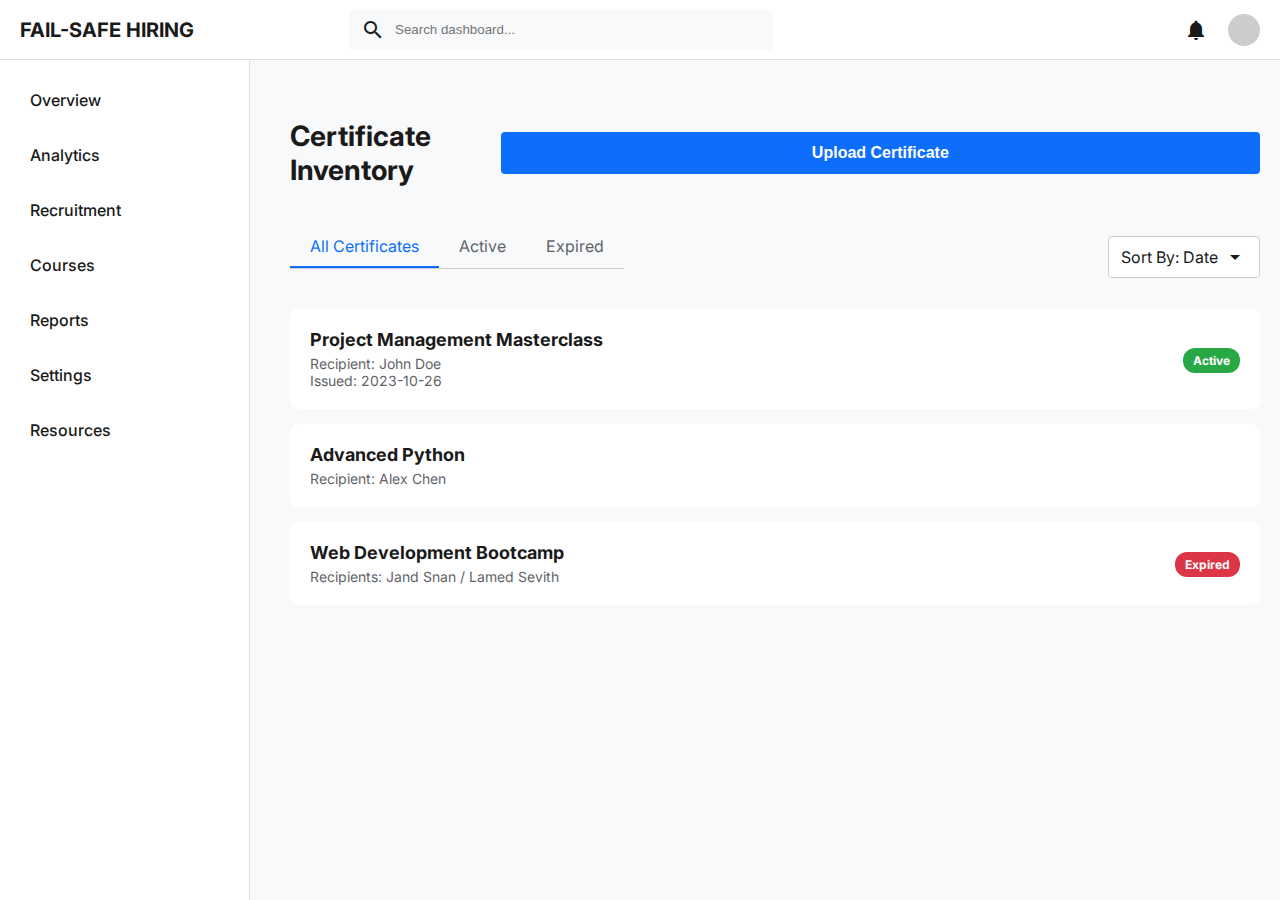
<file: prototype/certificates.html>
<!DOCTYPE html>
<html lang="en">
<head>
    <meta charset="UTF-8">
    <meta name="viewport" content="width=device-width, initial-scale=1.0">
    <title>Certificates - Fail-Safe Hiring</title>
    <link rel="stylesheet" href="style.css">
    <link rel="preconnect" href="https://fonts.googleapis.com">
    <link rel="preconnect" href="https://fonts.gstatic.com" crossorigin>
    <link href="https://fonts.googleapis.com/css2?family=Inter:wght@400;500;700&family=Roboto:wght@400;500;700&display=swap" rel="stylesheet">
    <link href="https://fonts.googleapis.com/icon?family=Material+Icons" rel="stylesheet">
</head>
<body>
    <div class="main-layout">
        <header class="header">
            <div class="logo">FAIL-SAFE HIRING</div>
            <div class="search-bar">
                <i class="material-icons">search</i>
                <input type="text" placeholder="Search dashboard...">
            </div>
            <div class="header-icons">
                <i class="material-icons icon">dark_mode</i>
                <i class="material-icons icon">notifications</i>
                <div class="avatar"></div>
            </div>
        </header>

        <nav class="sidebar">
            <ul class="sidebar-menu">
                <li><a href="dashboard.html">Overview</a></li>
                <li><a href="#">Analytics</a></li>
                <li><a href="#">Recruitment</a></li>
                <li><a href="courses.html">Courses</a></li>
                <li><a href="#">Reports</a></li>
                <li><a href="#">Settings</a></li>
                <li><a href="#">Resources</a></li>
            </ul>
        </nav>

        <main class="content">
            <div class="page-header">
                <h1>Certificate Inventory</h1>
                <button class="btn btn-primary">Upload Certificate</button>
            </div>

            <div class="certificate-filters">
                <div class="tabs">
                    <a href="#" class="active">All Certificates</a>
                    <a href="#">Active</a>
                    <a href="#">Expired</a>
                </div>
                <div class="sort-by" style="margin-bottom: 0;">
                    <div class="dropdown">
                        <div class="dropdown-toggle">
                            Sort By: Date
                            <i class="material-icons">arrow_drop_down</i>
                        </div>
                    </div>
                </div>
            </div>

            <div class="certificate-list">
                <div class="certificate-card">
                    <div class="info">
                        <h3>Project Management Masterclass</h3>
                        <p>Recipient: John Doe</p>
                        <p>Issued: 2023-10-26</p>
                    </div>
                    <div class="status">
                        <span class="status-badge active">Active</span>
                    </div>
                </div>
                <div class="certificate-card">
                    <div class="info">
                        <h3>Advanced Python</h3>
                        <p>Recipient: Alex Chen</p>
                    </div>
                </div>
                <div class="certificate-card">
                    <div class="info">
                        <h3>Web Development Bootcamp</h3>
                        <p>Recipients: Jand Snan / Lamed Sevith</p>
                    </div>
                    <div class="status">
                        <span class="status-badge expired">Expired</span>
                    </div>
                </div>
            </div>
        </main>
    </div>
</body>
</html>
</file>
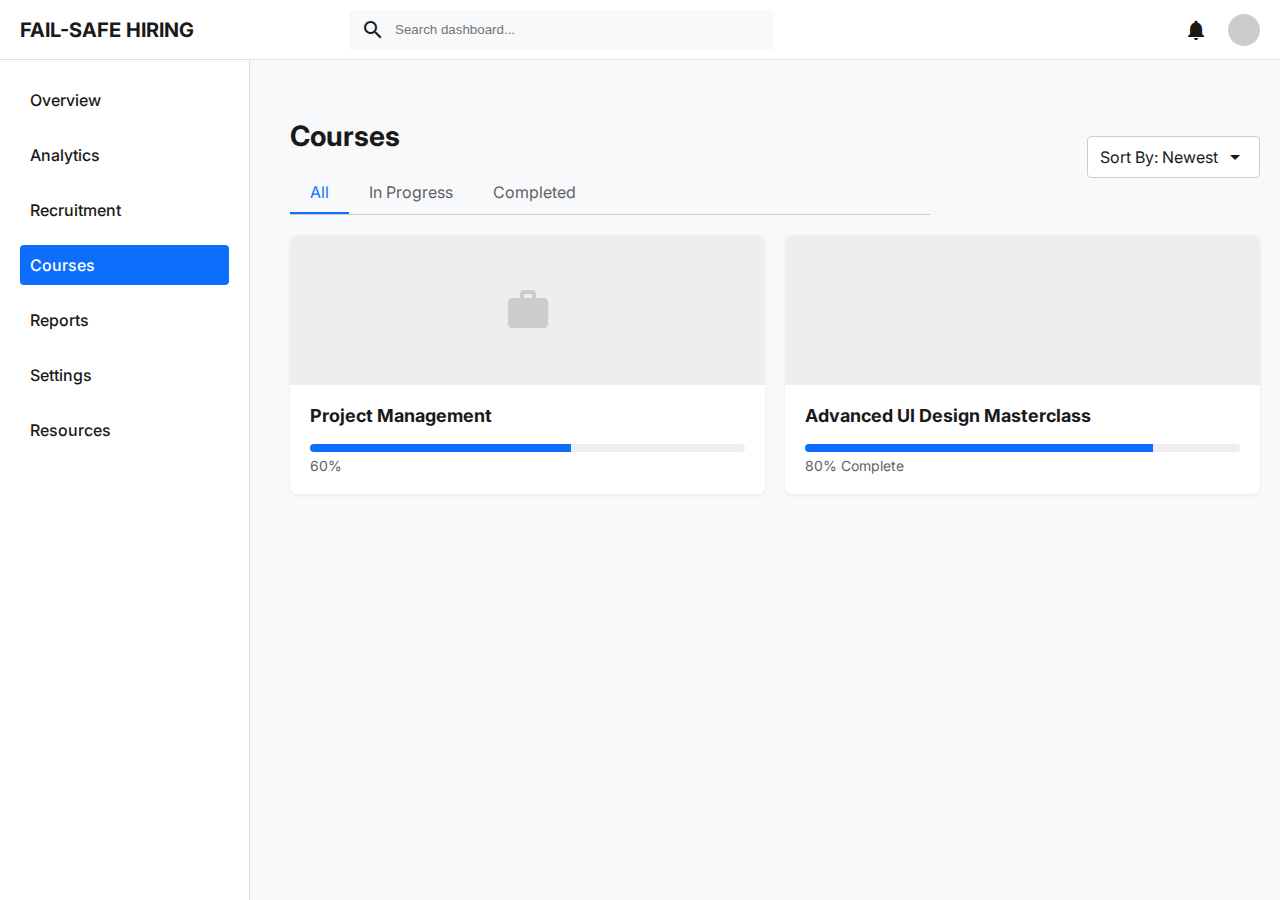
<file: prototype/courses.html>
<!DOCTYPE html>
<html lang="en">
<head>
    <meta charset="UTF-8">
    <meta name="viewport" content="width=device-width, initial-scale=1.0">
    <title>Courses - Fail-Safe Hiring</title>
    <link rel="stylesheet" href="style.css">
    <link rel="preconnect" href="https://fonts.googleapis.com">
    <link rel="preconnect" href="https://fonts.gstatic.com" crossorigin>
    <link href="https://fonts.googleapis.com/css2?family=Inter:wght@400;500;700&family=Roboto:wght@400;500;700&display=swap" rel="stylesheet">
    <link href="https://fonts.googleapis.com/icon?family=Material+Icons" rel="stylesheet">
</head>
<body>
    <div class="main-layout">
        <header class="header">
            <div class="logo">FAIL-SAFE HIRING</div>
            <div class="search-bar">
                <i class="material-icons">search</i>
                <input type="text" placeholder="Search dashboard...">
            </div>
            <div class="header-icons">
                <i class="material-icons icon">dark_mode</i>
                <i class="material-icons icon">notifications</i>
                <div class="avatar"></div>
            </div>
        </header>

        <nav class="sidebar">
            <ul class="sidebar-menu">
                <li><a href="dashboard.html">Overview</a></li>
                <li><a href="#">Analytics</a></li>
                <li><a href="#">Recruitment</a></li>
                <li><a href="courses.html" class="active">Courses</a></li>
                <li><a href="#">Reports</a></li>
                <li><a href="#">Settings</a></li>
                <li><a href="#">Resources</a></li>
            </ul>
        </nav>

        <main class="content">
            <div class="row" style="align-items: center;">
                <div class="col-8">
                    <h1>Courses</h1>
                    <div class="tabs">
                        <a href="#" class="active">All</a>
                        <a href="#">In Progress</a>
                        <a href="#">Completed</a>
                    </div>
                </div>
                <div class="col-4">
                    <div class="sort-by">
                        <div class="dropdown">
                            <div class="dropdown-toggle">
                                Sort By: Newest
                                <i class="material-icons">arrow_drop_down</i>
                            </div>
                        </div>
                    </div>
                </div>
            </div>

            <div class="course-cards">
                <div class="course-card">
                    <div class="course-card-image">
                        <i class="material-icons" style="font-size: 48px; color: #ccc;">work</i>
                    </div>
                    <div class="course-card-content">
                        <h3>Project Management</h3>
                        <div class="progress-bar">
                            <div class="progress-bar-fill" style="width: 60%;"></div>
                        </div>
                        <div class="progress-text">60%</div>
                    </div>
                </div>
                <div class="course-card">
                    <div class="course-card-image">
                        <i class="material-icons" style="font-size: 48px; color: #ccc;">design_services</i>
                    </div>
                    <div class="course-card-content">
                        <h3>Advanced UI Design Masterclass</h3>
                        <div class="progress-bar">
                            <div class="progress-bar-fill" style="width: 80%;"></div>
                        </div>
                        <div class="progress-text">80% Complete</div>
                    </div>
                </div>
                <!-- More courses would follow -->
            </div>
        </main>
    </div>
</body>
</html>
</file>
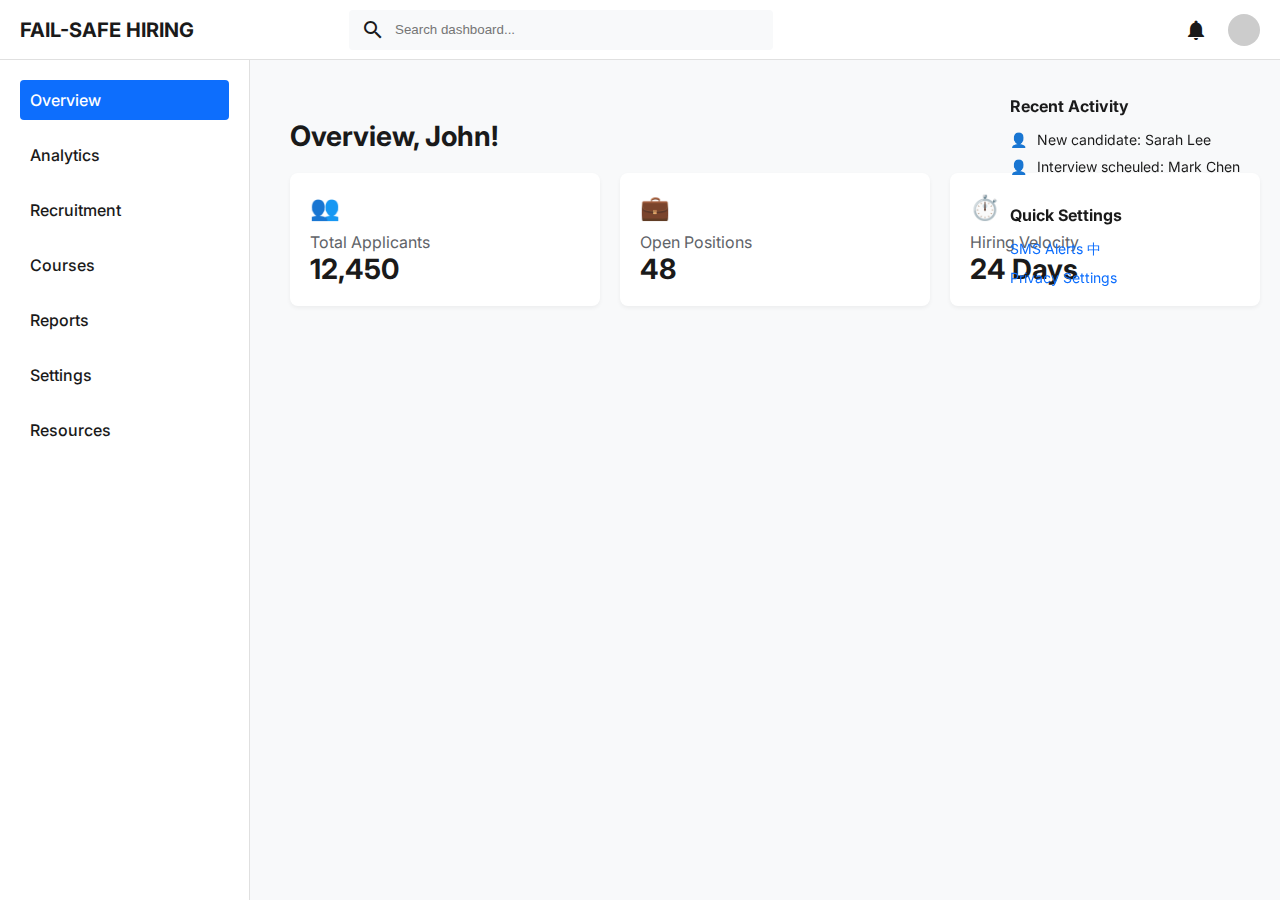
<file: prototype/dashboard.html>
<!DOCTYPE html>
<html lang="en">
<head>
    <meta charset="UTF-8">
    <meta name="viewport" content="width=device-width, initial-scale=1.0">
    <title>Dashboard - Fail-Safe Hiring</title>
    <link rel="stylesheet" href="style.css">
    <link rel="preconnect" href="https://fonts.googleapis.com">
    <link rel="preconnect" href="https://fonts.gstatic.com" crossorigin>
    <link href="https://fonts.googleapis.com/css2?family=Inter:wght@400;500;700&family=Roboto:wght@400;500;700&display=swap" rel="stylesheet">
    <link href="https://fonts.googleapis.com/icon?family=Material+Icons" rel="stylesheet">
</head>
<body>
    <div class="main-layout">
        <header class="header">
            <div class="logo">FAIL-SAFE HIRING</div>
            <div class="search-bar">
                <i class="material-icons">search</i>
                <input type="text" placeholder="Search dashboard...">
            </div>
            <div class="header-icons">
                <i class="material-icons icon">dark_mode</i>
                <i class="material-icons icon">notifications</i>
                <div class="avatar"></div>
            </div>
        </header>

        <nav class="sidebar">
            <ul class="sidebar-menu">
                <li><a href="#" class="active">Overview</a></li>
                <li><a href="#">Analytics</a></li>
                <li><a href="#">Recruitment</a></li>
                <li><a href="courses.html">Courses</a></li>
                <li><a href="#">Reports</a></li>
                <li><a href="#">Settings</a></li>
                <li><a href="#">Resources</a></li>
            </ul>
        </nav>

        <main class="content">
            <h1>Overview, John!</h1>

            <div class="analytics-cards">
                <div class="card">
                    <div class="icon">👥</div>
                    <div class="label">Total Applicants</div>
                    <div class="value">12,450</div>
                </div>
                <div class="card">
                    <div class="icon">💼</div>
                    <div class="label">Open Positions</div>
                    <div class="value">48</div>
                </div>
                <div class="card">
                    <div class="icon">⏱️</div>
                    <div class="label">Hiring Velocity</div>
                    <div class="value">24 Days</div>
                </div>
            </div>

            <div class="right-panel">
                <div class="activity-feed">
                    <h3>Recent Activity</h3>
                    <ul>
                        <li><span class="icon">👤</span> New candidate: Sarah Lee</li>
                        <li><span class="icon">👤</span> Interview scheuled: Mark Chen</li>
                    </ul>
                </div>
                <div class="quick-settings">
                    <h3>Quick Settings</h3>
                    <a href="#">SMS Alerts 中</a>
                    <a href="#">Privacy Settings</a>
                </div>
            </div>
        </main>
    </div>
</body>
</html>
</file>
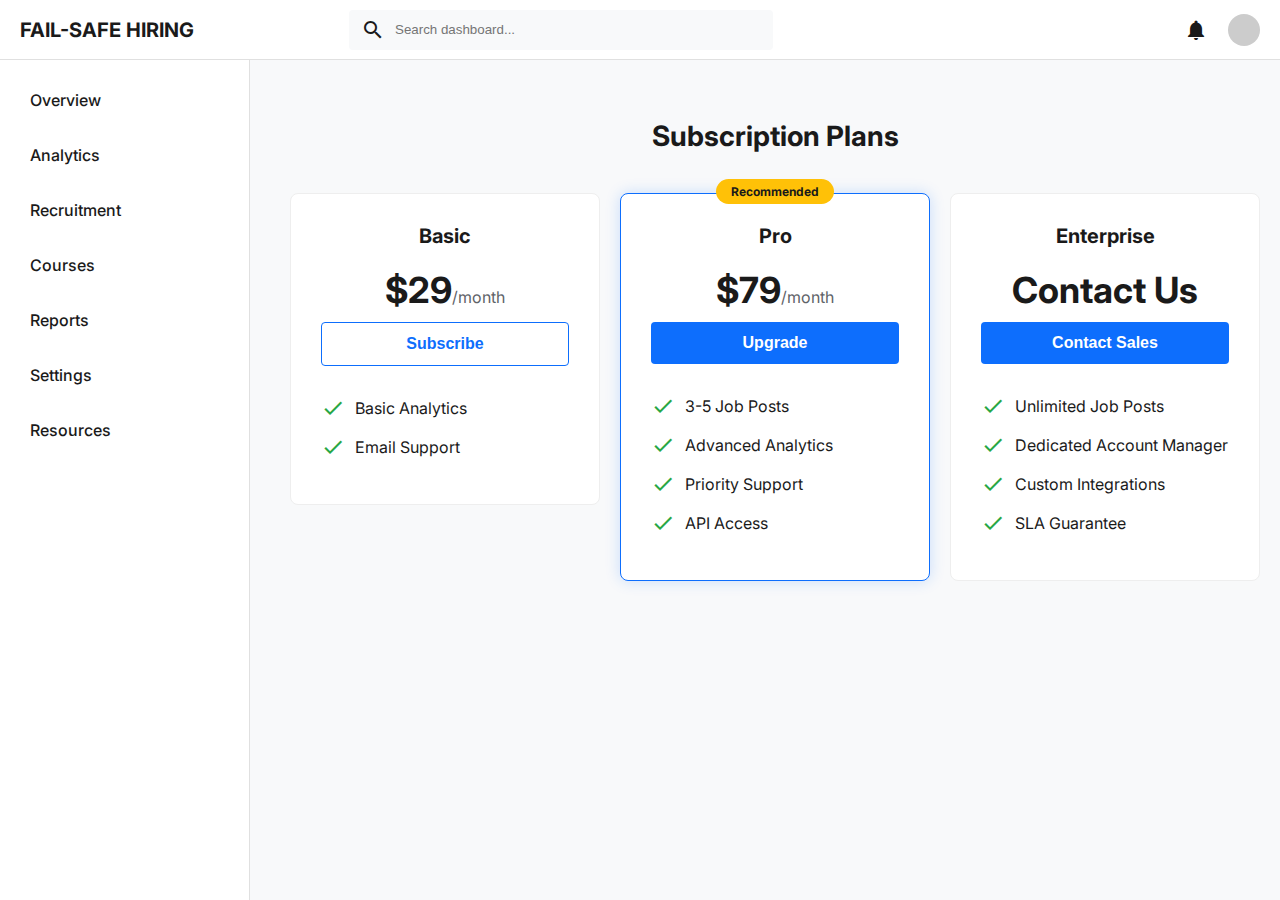
<file: prototype/pricing.html>
<!DOCTYPE html>
<html lang="en">
<head>
    <meta charset="UTF-8">
    <meta name="viewport" content="width=device-width, initial-scale=1.0">
    <title>Subscription Plans - Fail-Safe Hiring</title>
    <link rel="stylesheet" href="style.css">
    <link rel="preconnect" href="https://fonts.googleapis.com">
    <link rel="preconnect" href="https://fonts.gstatic.com" crossorigin>
    <link href="https://fonts.googleapis.com/css2?family=Inter:wght@400;500;700&family=Roboto:wght@400;500;700&display=swap" rel="stylesheet">
    <link href="https://fonts.googleapis.com/icon?family=Material+Icons" rel="stylesheet">
</head>
<body>
    <div class="main-layout">
        <header class="header">
            <div class="logo">FAIL-SAFE HIRING</div>
            <div class="search-bar">
                <i class="material-icons">search</i>
                <input type="text" placeholder="Search dashboard...">
            </div>
            <div class="header-icons">
                <i class="material-icons icon">dark_mode</i>
                <i class="material-icons icon">notifications</i>
                <div class="avatar"></div>
            </div>
        </header>

        <nav class="sidebar">
            <ul class="sidebar-menu">
                <li><a href="dashboard.html">Overview</a></li>
                <li><a href="#">Analytics</a></li>
                <li><a href="#">Recruitment</a></li>
                <li><a href="courses.html">Courses</a></li>
                <li><a href="#">Reports</a></li>
                <li><a href="#">Settings</a></li>
                <li><a href="#">Resources</a></li>
            </ul>
        </nav>

        <main class="content">
            <div class="pricing-header">
                <h1>Subscription Plans</h1>
            </div>

            <div class="pricing-cards">
                <div class="pricing-card">
                    <h3>Basic</h3>
                    <div class="price">$29<span>/month</span></div>
                    <button class="btn btn-outline" style="width: 100%;">Subscribe</button>
                    <div class="feature-list">
                        <ul>
                            <li><i class="material-icons">check</i> Basic Analytics</li>
                            <li><i class="material-icons">check</i> Email Support</li>
                        </ul>
                    </div>
                </div>
                <div class="pricing-card recommended">
                    <div class="recommended-tag">Recommended</div>
                    <h3>Pro</h3>
                    <div class="price">$79<span>/month</span></div>
                    <button class="btn btn-primary" style="width: 100%;">Upgrade</button>
                    <div class="feature-list">
                        <ul>
                            <li><i class="material-icons">check</i> 3-5 Job Posts</li>
                            <li><i class="material-icons">check</i> Advanced Analytics</li>
                            <li><i class="material-icons">check</i> Priority Support</li>
                            <li><i class="material-icons">check</i> API Access</li>
                        </ul>
                    </div>
                </div>
                <div class="pricing-card">
                    <h3>Enterprise</h3>
                    <div class="price">Contact Us</div>
                    <button class="btn btn-primary" style="width: 100%;">Contact Sales</button>
                    <div class="feature-list">
                        <ul>
                            <li><i class="material-icons">check</i> Unlimited Job Posts</li>
                            <li><i class="material-icons">check</i> Dedicated Account Manager</li>
                            <li><i class="material-icons">check</i> Custom Integrations</li>
                            <li><i class="material-icons">check</i> SLA Guarantee</li>
                        </ul>
                    </div>
                </div>
            </div>
        </main>
    </div>
</body>
</html>
</file>
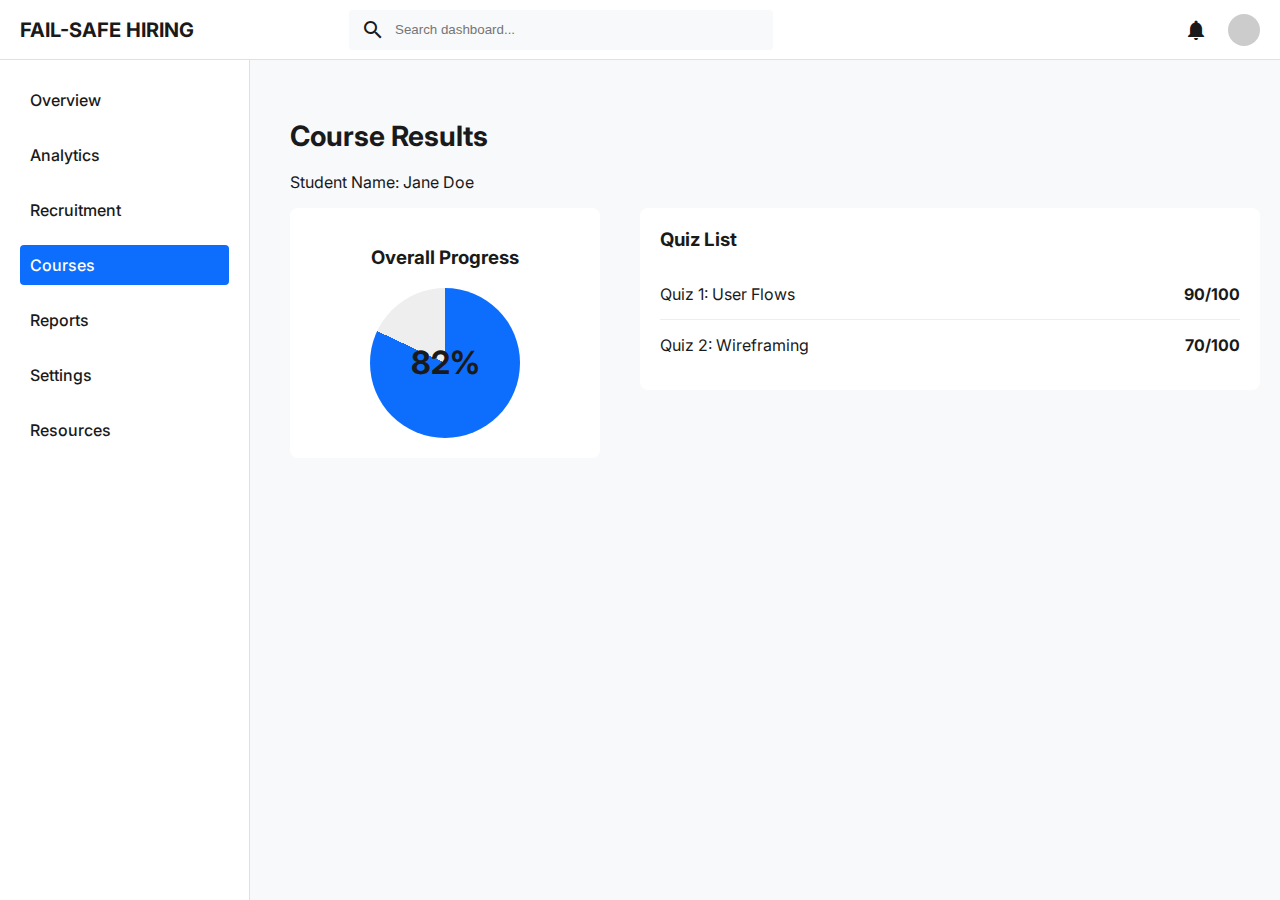
<file: prototype/results.html>
<!DOCTYPE html>
<html lang="en">
<head>
    <meta charset="UTF-8">
    <meta name="viewport" content="width=device-width, initial-scale=1.0">
    <title>Results - Fail-Safe Hiring</title>
    <link rel="stylesheet" href="style.css">
    <link rel="preconnect" href="https://fonts.googleapis.com">
    <link rel="preconnect" href="https://fonts.gstatic.com" crossorigin>
    <link href="https://fonts.googleapis.com/css2?family=Inter:wght@400;500;700&family=Roboto:wght@400;500;700&display=swap" rel="stylesheet">
    <link href="https://fonts.googleapis.com/icon?family=Material+Icons" rel="stylesheet">
</head>
<body>
    <div class="main-layout">
        <header class="header">
            <div class="logo">FAIL-SAFE HIRING</div>
            <div class="search-bar">
                <i class="material-icons">search</i>
                <input type="text" placeholder="Search dashboard...">
            </div>
            <div class="header-icons">
                <i class="material-icons icon">dark_mode</i>
                <i class="material-icons icon">notifications</i>
                <div class="avatar"></div>
            </div>
        </header>

        <nav class="sidebar">
            <ul class="sidebar-menu">
                <li><a href="dashboard.html">Overview</a></li>
                <li><a href="#">Analytics</a></li>
                <li><a href="#">Recruitment</a></li>
                <li><a href="courses.html" class="active">Courses</a></li>
                <li><a href="#">Reports</a></li>
                <li><a href="#">Settings</a></li>
                <li><a href="#">Resources</a></li>
            </ul>
        </nav>

        <main class="content">
            <h1>Course Results</h1>
            <p>Student Name: Jane Doe</p>

            <div class="results-grid">
                <div class="progress-circle-container">
                    <h3>Overall Progress</h3>
                    <div class="progress-circle">
                        82%
                    </div>
                </div>
                <div class="quiz-list">
                    <h3>Quiz List</h3>
                    <ul>
                        <li>
                            <span>Quiz 1: User Flows</span>
                            <span class="score">90/100</span>
                        </li>
                        <li>
                            <span>Quiz 2: Wireframing</span>
                            <span class="score">70/100</span>
                        </li>
                        <!-- Typo from spec: "User Flengs" corrected to "User Flows" -->
                    </ul>
                </div>
            </div>
        </main>
    </div>
</body>
</html>
</file>
<file: prototype/style.css>
/* Global Styles */
:root {
  --primary-brand: #0D6EFD;
  --background-light: #F8F9FA;
  --white: #FFFFFF;
  --text-dark: #1A1A1A;
  --text-secondary: #5F6368;
  --success: #28A745;
  --warning: #FFC107;
  --error: #DC3545;
  --highlight: #FFC107;
}

body {
  font-family: 'Inter', 'Roboto', sans-serif;
  margin: 0;
  background-color: var(--background-light);
  color: var(--text-dark);
}

a {
  color: var(--primary-brand);
  text-decoration: none;
}

a:hover {
  text-decoration: underline;
}

/* Layout */
.container {
  display: flex;
  flex-direction: column;
  min-height: 100vh;
}

.main-layout {
    display: flex;
}

.sidebar {
    width: 250px;
    height: calc(100vh - 60px);
    position: fixed;
    top: 60px;
    left: 0;
    background-color: var(--white);
    border-right: 1px solid #e0e0e0;
    padding: 20px;
    box-sizing: border-box;
}

.header {
    height: 60px;
    width: 100%;
    position: fixed;
    top: 0;
    left: 0;
    display: flex;
    align-items: center;
    padding: 0 20px;
    background-color: var(--white);
    border-bottom: 1px solid #e0e0e0;
    box-sizing: border-box;
    z-index: 1000;
}

.content {
  margin-left: 270px;
  margin-top: 80px;
  padding: 20px;
  width: calc(100% - 270px);
}

/* 12-column grid using flexbox */
.row {
    display: flex;
    flex-wrap: wrap;
    margin: 0 -10px;
}

.col-1, .col-2, .col-3, .col-4, .col-5, .col-6, .col-7, .col-8, .col-9, .col-10, .col-11, .col-12 {
    padding: 0 10px;
    box-sizing: border-box;
}

.col-1 { flex: 0 0 8.333333%; }
.col-2 { flex: 0 0 16.666667%; }
.col-3 { flex: 0 0 25%; }
.col-4 { flex: 0 0 33.333333%; }
.col-5 { flex: 0 0 41.666667%; }
.col-6 { flex: 0 0 50%; }
.col-7 { flex: 0 0 58.333333%; }
.col-8 { flex: 0 0 66.666667%; }
.col-9 { flex: 0 0 75%; }
.col-10 { flex: 0 0 83.333333%; }
.col-11 { flex: 0 0 91.666667%; }
.col-12 { flex: 0 0 100%; }

/* Login Page Styles */
.login-page {
  display: flex;
  justify-content: center;
  align-items: center;
  height: 100vh;
  background-color: var(--background-light);
}

.login-card {
  background-color: var(--white);
  padding: 40px;
  border-radius: 8px;
  box-shadow: 0 4px 12px rgba(0, 0, 0, 0.1);
  width: 400px;
  text-align: center;
}

.login-card .logo {
  font-size: 28px;
  font-weight: bold;
  color: var(--primary-brand);
  margin-bottom: 20px;
}

.login-card h2 {
  font-size: 24px;
  color: var(--text-dark);
  margin-bottom: 5px;
}

.login-card .greeting {
    margin-bottom: 30px;
}

.form-input {
  width: 100%;
  padding: 12px;
  margin-bottom: 15px;
  border: 1px solid #ccc;
  border-radius: 4px;
  box-sizing: border-box;
}

.btn {
  width: 100%;
  padding: 12px;
  border: none;
  border-radius: 4px;
  cursor: pointer;
  font-size: 16px;
  font-weight: bold;
}

.btn-primary {
  background-color: var(--primary-brand);
  color: var(--white);
}

.divider {
  display: flex;
  align-items: center;
  text-align: center;
  color: var(--text-secondary);
  margin: 20px 0;
}

.divider::before,
.divider::after {
  content: '';
  flex: 1;
  border-bottom: 1px solid #ccc;
}

.divider:not(:empty)::before {
  margin-right: .25em;
}

.divider:not(:empty)::after {
  margin-left: .25em;
}

.btn-secondary {
  background-color: var(--white);
  color: var(--text-dark);
  border: 1px solid #ccc;
  display: flex;
  align-items: center;
  justify-content: center;
}

.btn-secondary img {
    width: 20px;
    margin-right: 10px;
}

.create-account-link {
    margin-top: 20px;
}

/* Header */
.header {
    display: flex;
    justify-content: space-between;
    align-items: center;
}

.header .logo {
    font-size: 20px;
    font-weight: bold;
    color: var(--text-dark);
}

.header .search-bar {
    display: flex;
    align-items: center;
    background-color: var(--background-light);
    padding: 8px 12px;
    border-radius: 4px;
    width: 400px;
}

.header .search-bar input {
    border: none;
    background: none;
    outline: none;
    margin-left: 8px;
    width: 100%;
}

.header .header-icons {
    display: flex;
    align-items: center;
}

.header .header-icons .icon {
    font-size: 24px;
    margin-left: 20px;
    cursor: pointer;
}

.header .header-icons .avatar {
    width: 32px;
    height: 32px;
    border-radius: 50%;
    background-color: #ccc;
    margin-left: 20px;
}

/* Sidebar */
.sidebar-menu {
    list-style: none;
    padding: 0;
    margin: 0;
}

.sidebar-menu li {
    margin-bottom: 15px;
}

.sidebar-menu a {
    display: block;
    padding: 10px;
    border-radius: 4px;
    color: var(--text-dark);
    font-weight: 500;
    font-size: 16px;
}

.sidebar-menu a.active,
.sidebar-menu a:hover {
    background-color: var(--primary-brand);
    color: var(--white);
}

/* Main Content */
.content h1 {
    font-size: 28px;
    font-weight: bold;
    color: var(--text-dark);
}

.analytics-cards {
    display: grid;
    grid-template-columns: repeat(3, 1fr);
    gap: 20px;
    margin-top: 20px;
}

.card {
    background-color: var(--white);
    padding: 20px;
    border-radius: 8px;
    box-shadow: 0 2px 4px rgba(0,0,0,0.05);
}

.card .icon {
    font-size: 24px;
    margin-bottom: 10px;
}

.card .label {
    font-size: 16px;
    color: var(--text-secondary);
}

.card .value {
    font-size: 28px;
    font-weight: bold;
}

.right-panel {
    position: fixed;
    top: 80px;
    right: 20px;
    width: 250px;
}

.activity-feed, .quick-settings {
    margin-bottom: 30px;
}

.activity-feed h3, .quick-settings h3 {
    font-size: 16px;
    font-weight: bold;
    margin-bottom: 15px;
}

.activity-feed ul {
    list-style: none;
    padding: 0;
    margin: 0;
}

.activity-feed li {
    display: flex;
    align-items: center;
    margin-bottom: 10px;
    font-size: 14px;
}

.activity-feed li .icon {
    margin-right: 10px;
}

.quick-settings a {
    display: block;
    margin-bottom: 10px;
    font-size: 14px;
}

/* Tabs */
.tabs {
    display: flex;
    border-bottom: 1px solid #ccc;
    margin-bottom: 20px;
}

.tabs a {
    padding: 10px 20px;
    color: var(--text-secondary);
    border-bottom: 2px solid transparent;
}

.tabs a.active {
    color: var(--primary-brand);
    border-bottom-color: var(--primary-brand);
}

/* Dropdown */
.sort-by {
    display: flex;
    justify-content: flex-end;
    align-items: center;
    margin-bottom: 20px;
}

.dropdown {
    position: relative;
    display: inline-block;
}

.dropdown-toggle {
    background-color: var(--white);
    border: 1px solid #ccc;
    border-radius: 4px;
    padding: 8px 12px;
    cursor: pointer;
    display: flex;
    align-items: center;
}

.dropdown-toggle .material-icons {
    margin-left: 5px;
}

/* Course Cards */
.course-cards {
    display: grid;
    grid-template-columns: repeat(2, 1fr);
    gap: 20px;
}

.course-card {
    background-color: var(--white);
    border-radius: 8px;
    box-shadow: 0 2px 4px rgba(0,0,0,0.05);
    overflow: hidden;
    transition: transform 0.2s;
}

.course-card:hover {
    transform: translateY(-5px);
}

.course-card-image {
    height: 150px;
    background-color: #eee;
    display: flex;
    align-items: center;
    justify-content: center;
}

.course-card-content {
    padding: 20px;
}

.course-card-content h3 {
    margin-top: 0;
    font-size: 18px;
}

.progress-bar {
    width: 100%;
    height: 8px;
    background-color: #eee;
    border-radius: 4px;
    overflow: hidden;
    margin-top: 10px;
}

.progress-bar-fill {
    height: 100%;
    background-color: var(--primary-brand);
}

.progress-text {
    font-size: 14px;
    color: var(--text-secondary);
    margin-top: 5px;
}

/* Breadcrumb */
.breadcrumb {
    margin-bottom: 20px;
}

.breadcrumb a {
    color: var(--text-secondary);
}

.breadcrumb span {
    color: var(--text-dark);
    font-weight: 500;
}

/* Course Detail Header */
.course-detail-header {
    margin-bottom: 20px;
}

.course-detail-header h1 {
    font-size: 24px;
    margin-bottom: 5px;
}

.course-detail-header .instructor {
    color: var(--text-secondary);
    margin-bottom: 20px;
}

.course-detail-header .progress-text {
    text-align: right;
}

/* Accordion */
.module-list {
    margin-top: 20px;
}

.module {
    background-color: var(--white);
    border-radius: 8px;
    margin-bottom: 10px;
}

.module-header {
    padding: 15px 20px;
    cursor: pointer;
    display: flex;
    justify-content: space-between;
    align-items: center;
    font-weight: bold;
}

.module-content {
    padding: 0 20px 20px 40px;
    display: none; /* Hidden by default */
}

.module-content ul {
    list-style: none;
    padding: 0;
    margin: 0;
}

.module-content li {
    padding: 10px 0;
    display: flex;
    align-items: center;
}

.module-content li .material-icons {
    margin-right: 10px;
    color: var(--text-secondary);
}

/* Results Page */
.results-grid {
    display: grid;
    grid-template-columns: 1fr 2fr;
    gap: 40px;
    align-items: flex-start;
}

.progress-circle-container {
    display: flex;
    flex-direction: column;
    align-items: center;
    background-color: var(--white);
    padding: 20px;
    border-radius: 8px;
}

.progress-circle {
    width: 150px;
    height: 150px;
    border-radius: 50%;
    background: conic-gradient(var(--primary-brand) 82%, #eee 82%);
    display: flex;
    justify-content: center;
    align-items: center;
    font-size: 32px;
    font-weight: bold;
}

.quiz-list {
    background-color: var(--white);
    padding: 20px;
    border-radius: 8px;
}

.quiz-list h3 {
    margin-top: 0;
}

.quiz-list ul {
    list-style: none;
    padding: 0;
    margin: 0;
}

.quiz-list li {
    display: flex;
    justify-content: space-between;
    padding: 15px 0;
    border-bottom: 1px solid #eee;
}

.quiz-list li:last-child {
    border-bottom: none;
}

.quiz-list .score {
    font-weight: bold;
}

/* Certificates Page */
.page-header {
    display: flex;
    justify-content: space-between;
    align-items: center;
    margin-bottom: 20px;
}

.btn-outline {
    background-color: transparent;
    color: var(--primary-brand);
    border: 1px solid var(--primary-brand);
}

.certificate-filters {
    display: flex;
    justify-content: space-between;
    align-items: center;
    margin-bottom: 20px;
}

.certificate-card {
    background-color: var(--white);
    padding: 20px;
    border-radius: 8px;
    margin-bottom: 15px;
    display: flex;
    justify-content: space-between;
    align-items: center;
}

.certificate-card .info h3 {
    margin: 0 0 5px 0;
    font-size: 18px;
}

.certificate-card .info p {
    margin: 0;
    color: var(--text-secondary);
    font-size: 14px;
}

.status-badge {
    padding: 5px 10px;
    border-radius: 12px;
    font-size: 12px;
    font-weight: bold;
}

.status-badge.active {
    background-color: var(--success);
    color: var(--white);
}

.status-badge.expired {
    background-color: var(--error);
    color: var(--white);
}

/* Pricing Page */
.pricing-header {
    text-align: center;
    margin-bottom: 40px;
}

.pricing-cards {
    display: grid;
    grid-template-columns: repeat(3, 1fr);
    gap: 20px;
    align-items: flex-start;
}

.pricing-card {
    background-color: var(--white);
    border: 1px solid #eee;
    border-radius: 8px;
    padding: 30px;
    text-align: center;
    position: relative;
}

.pricing-card.recommended {
    border-color: var(--primary-brand);
    box-shadow: 0 0 15px rgba(13, 110, 253, 0.2);
}

.recommended-tag {
    position: absolute;
    top: -15px;
    left: 50%;
    transform: translateX(-50%);
    background-color: var(--highlight);
    color: var(--text-dark);
    padding: 5px 15px;
    border-radius: 15px;
    font-size: 12px;
    font-weight: bold;
}

.pricing-card h3 {
    font-size: 20px;
    margin-top: 0;
}

.pricing-card .price {
    font-size: 36px;
    font-weight: bold;
    margin: 10px 0;
}

.pricing-card .price span {
    font-size: 16px;
    font-weight: normal;
    color: var(--text-secondary);
}

.feature-list {
    margin-top: 30px;
    text-align: left;
}

.feature-list ul {
    list-style: none;
    padding: 0;
    margin: 0;
}

.feature-list li {
    margin-bottom: 15px;
    display: flex;
    align-items: center;
}

.feature-list .material-icons {
    color: var(--success);
    margin-right: 10px;
}
</file>
